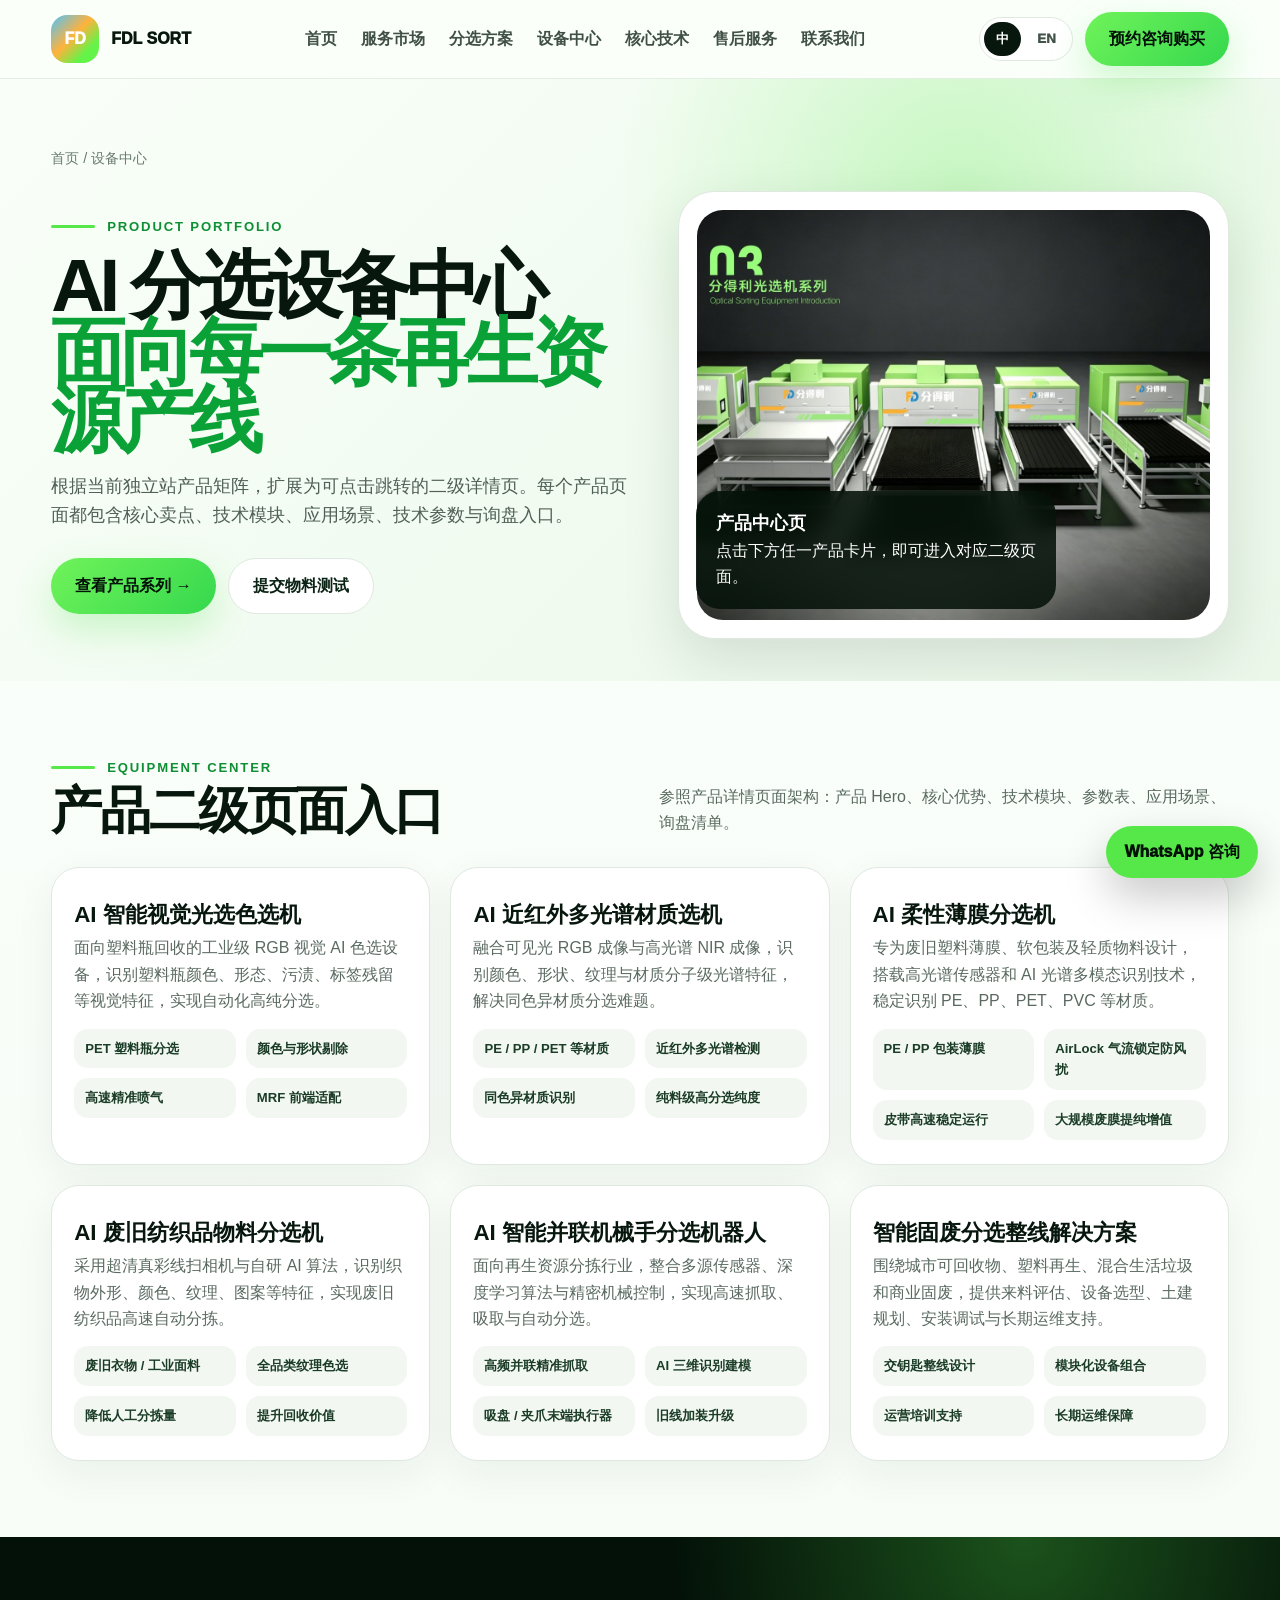
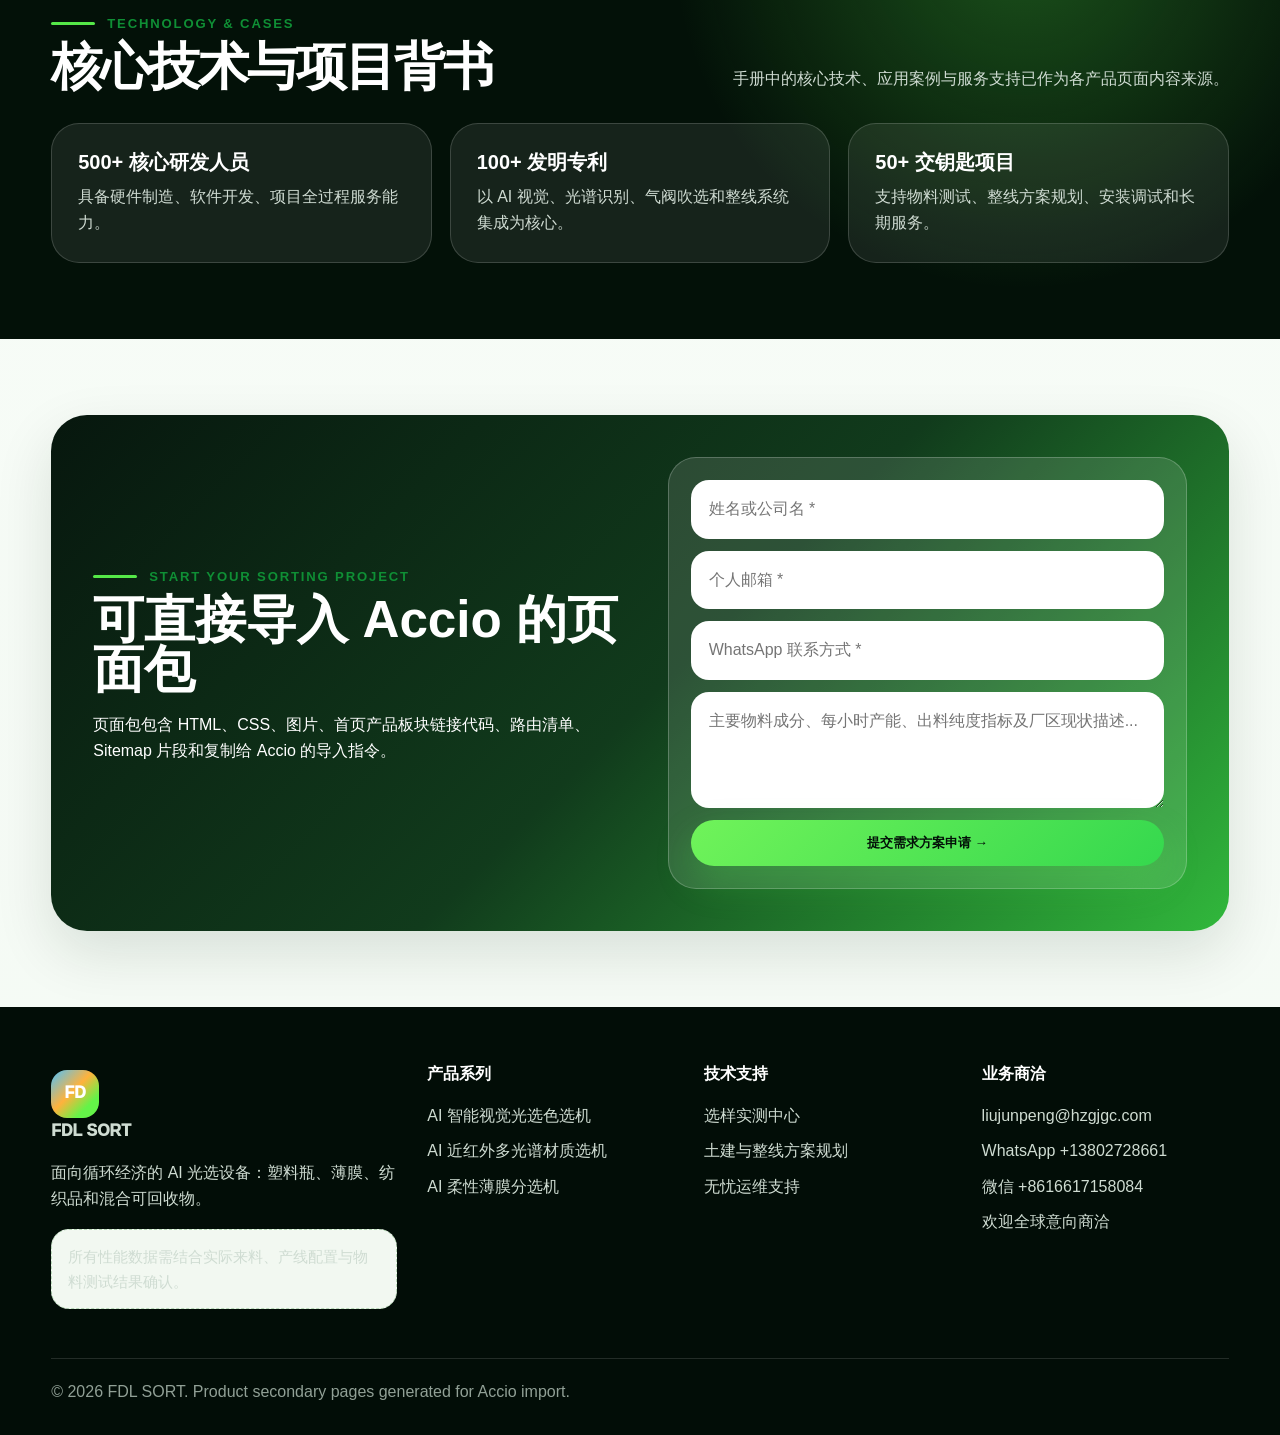
<file: products_backup_before_core_advantages/index.html>
<!doctype html>
<html lang="zh-CN">
<head>
<meta charset="utf-8"><meta name="viewport" content="width=device-width,initial-scale=1">
<title>FDL SORT 产品中心 | Accio 二级页面包</title>
<meta name="description" content="FDL SORT product center and Accio-ready product detail pages.">
<link rel="canonical" href="/index.html">
<meta property="og:title" content="FDL SORT 产品中心 | Accio 二级页面包">
<meta property="og:description" content="FDL SORT product center and Accio-ready product detail pages.">
<link rel="stylesheet" href="../assets/css/fdl-products.css">
</head>
<body data-title-zh="FDL SORT 产品中心 | Accio 二级页面包" data-title-en="FDL SORT Product Center | Accio Product Page Package">
<header class="header"><div class="container nav"><a class="logo" href="/index.html"><span class="logo-mark">FD</span><span>FDL SORT</span></a><nav class="nav-links"><a class="i18n" href="/index.html" data-zh="首页" data-en="Home">首页</a><a class="i18n" href="/index.html#markets" data-zh="服务市场" data-en="Markets">服务市场</a><a class="i18n" href="/index.html#solutions" data-zh="分选方案" data-en="Solutions">分选方案</a><a class="i18n" href="/index.html#products" data-zh="设备中心" data-en="Products">设备中心</a><a class="i18n" href="/index.html#technology" data-zh="核心技术" data-en="Technology">核心技术</a><a class="i18n" href="/index.html#services" data-zh="售后服务" data-en="Service">售后服务</a><a class="i18n" href="/index.html#contact" data-zh="联系我们" data-en="Contact">联系我们</a></nav><div class="nav-right"><div class="lang-switch" aria-label="Language switch"><button class="lang-choice active" type="button" data-set-lang="zh">中</button><button class="lang-choice" type="button" data-set-lang="en">EN</button></div><a class="btn i18n" href="/index.html#contact" data-zh="预约咨询购买" data-en="Request Quote">预约咨询购买</a></div><button class="hamburger" id="hamburger">☰</button></div><div id="mobilePanel" class="mobile-panel"><a class="i18n" href="/index.html" data-zh="首页" data-en="Home">首页</a><a class="i18n" href="/index.html#products" data-zh="设备中心" data-en="Products">设备中心</a><a class="i18n" href="/index.html#contact" data-zh="联系我们" data-en="Contact">联系我们</a></div></header>
<main>
<section class="hero"><div class="container"><div class="breadcrumb i18n" data-zh="首页 / 设备中心" data-en="Home / Product Center">首页 / 设备中心</div><div class="hero-grid"><div><div class="eyebrow">Product Portfolio</div><h1 class="i18n" data-zh="AI 分选设备中心<br><span>面向每一条再生资源产线</span>" data-en="AI Sorting Machines<br><span>for Every Recovery Line</span>">AI 分选设备中心<br><span>面向每一条再生资源产线</span></h1><p class="lead i18n" data-zh="根据当前独立站产品矩阵，扩展为可点击跳转的二级详情页。每个产品页面都包含核心卖点、技术模块、应用场景、技术参数与询盘入口。" data-en="Based on the current website product portfolio, this package expands each product card into a clickable secondary detail page with key selling points, technology modules, applications, specifications and inquiry entry.">根据当前独立站产品矩阵，扩展为可点击跳转的二级详情页。每个产品页面都包含核心卖点、技术模块、应用场景、技术参数与询盘入口。</p><div class="hero-actions"><a class="btn i18n" href="/products/index.html" data-zh="查看产品系列 →" data-en="View Product Series →">查看产品系列 →</a><a class="btn secondary i18n" href="/index.html#contact" data-zh="提交物料测试" data-en="Request Material Test">提交物料测试</a></div></div><div class="hero-media"><div class="hero-media-card"><img src="../assets/img/manual/product-series.jpg" alt="FDL SORT product series"></div><div class="hero-float"><strong class="i18n" data-zh="产品中心页" data-en="Product Center">产品中心页</strong><br><span class="i18n" data-zh="点击下方任一产品卡片，即可进入对应二级页面。" data-en="Click any product card below to open its corresponding secondary page.">点击下方任一产品卡片，即可进入对应二级页面。</span></div></div></div></div></section>
<section class="section" id="products"><div class="container"><div class="section-title"><div><div class="eyebrow">Equipment Center</div><h2 class="i18n" data-zh="产品二级页面入口" data-en="Product Detail Page Entry">产品二级页面入口</h2></div><p class="i18n" data-zh="参照产品详情页面架构：产品 Hero、核心优势、技术模块、参数表、应用场景、询盘清单。" data-en="Structured with product hero sections, core advantages, technology modules, specification tables, applications and inquiry forms.">参照产品详情页面架构：产品 Hero、核心优势、技术模块、参数表、应用场景、询盘清单。</p></div><div class="products-grid"><a class="product-card" href="/index.html" alt="AI Optical Sorter"><h3 class="i18n" data-zh="AI 智能视觉光选色选机" data-en="AI Optical Sorter">AI 智能视觉光选色选机</h3><p class="i18n" data-zh="面向塑料瓶回收的工业级 RGB 视觉 AI 色选设备，识别塑料瓶颜色、形态、污渍、标签残留等视觉特征，实现自动化高纯分选。" data-en="Industrial RGB vision AI optical sorter for plastic bottle recycling. It identifies color, shape, stains and label residue for automated high-purity sorting.">面向塑料瓶回收的工业级 RGB 视觉 AI 色选设备，识别塑料瓶颜色、形态、污渍、标签残留等视觉特征，实现自动化高纯分选。</p><div class="product-tags"><span class="i18n" data-zh="PET 塑料瓶分选" data-en="PET bottle sorting">PET 塑料瓶分选</span><span class="i18n" data-zh="颜色与形状剔除" data-en="Color &amp; shape removal">颜色与形状剔除</span><span class="i18n" data-zh="高速精准喷气" data-en="High-speed air ejection">高速精准喷气</span><span class="i18n" data-zh="MRF 前端适配" data-en="MRF front-end compatible">MRF 前端适配</span></div></a><a class="product-card" href="/index.html" alt="AI Hyperspectral Material Sorter"><h3 class="i18n" data-zh="AI 近红外多光谱材质选机" data-en="AI Hyperspectral Material Sorter">AI 近红外多光谱材质选机</h3><p class="i18n" data-zh="融合可见光 RGB 成像与高光谱 NIR 成像，识别颜色、形状、纹理与材质分子级光谱特征，解决同色异材质分选难题。" data-en="Combines RGB visible imaging and hyperspectral NIR imaging to identify color, shape, texture and material-level spectral features.">融合可见光 RGB 成像与高光谱 NIR 成像，识别颜色、形状、纹理与材质分子级光谱特征，解决同色异材质分选难题。</p><div class="product-tags"><span class="i18n" data-zh="PE / PP / PET 等材质" data-en="PE / PP / PET materials">PE / PP / PET 等材质</span><span class="i18n" data-zh="近红外多光谱检测" data-en="NIR multispectral detection">近红外多光谱检测</span><span class="i18n" data-zh="同色异材质识别" data-en="Same-color material recognition">同色异材质识别</span><span class="i18n" data-zh="纯料级高分选纯度" data-en="High-purity material sorting">纯料级高分选纯度</span></div></a><a class="product-card" href="/index.html" alt="AI Flexible Film Sorter"><h3 class="i18n" data-zh="AI 柔性薄膜分选机" data-en="AI Flexible Film Sorter">AI 柔性薄膜分选机</h3><p class="i18n" data-zh="专为废旧塑料薄膜、软包装及轻质物料设计，搭载高光谱传感器和 AI 光谱多模态识别技术，稳定识别 PE、PP、PET、PVC 等材质。" data-en="Designed for waste films, soft packaging and lightweight materials, using hyperspectral sensors and AI spectral recognition for PE, PP, PET and PVC sorting.">专为废旧塑料薄膜、软包装及轻质物料设计，搭载高光谱传感器和 AI 光谱多模态识别技术，稳定识别 PE、PP、PET、PVC 等材质。</p><div class="product-tags"><span class="i18n" data-zh="PE / PP 包装薄膜" data-en="PE / PP packaging film">PE / PP 包装薄膜</span><span class="i18n" data-zh="AirLock 气流锁定防风扰" data-en="AirLock airflow stabilization">AirLock 气流锁定防风扰</span><span class="i18n" data-zh="皮带高速稳定运行" data-en="Stable high-speed belt">皮带高速稳定运行</span><span class="i18n" data-zh="大规模废膜提纯增值" data-en="Large-scale film purification">大规模废膜提纯增值</span></div></a><a class="product-card" href="/index.html" alt="AI Textile Sorter"><h3 class="i18n" data-zh="AI 废旧纺织品物料分选机" data-en="AI Textile Sorter">AI 废旧纺织品物料分选机</h3><p class="i18n" data-zh="采用超清真彩线扫相机与自研 AI 算法，识别织物外形、颜色、纹理、图案等特征，实现废旧纺织品高速自动分拣。" data-en="Uses ultra-clear line-scan imaging and AI algorithms to identify textile shape, color, texture and pattern for high-speed automated sorting.">采用超清真彩线扫相机与自研 AI 算法，识别织物外形、颜色、纹理、图案等特征，实现废旧纺织品高速自动分拣。</p><div class="product-tags"><span class="i18n" data-zh="废旧衣物 / 工业面料" data-en="Used clothing / industrial fabric">废旧衣物 / 工业面料</span><span class="i18n" data-zh="全品类纹理色选" data-en="Texture and color recognition">全品类纹理色选</span><span class="i18n" data-zh="降低人工分拣量" data-en="Reduced manual sorting">降低人工分拣量</span><span class="i18n" data-zh="提升回收价值" data-en="Higher recycling value">提升回收价值</span></div></a><a class="product-card" href="/index.html" alt="AI High-Speed Parallel Robot Sorter"><h3 class="i18n" data-zh="AI 智能并联机械手分选机器人" data-en="AI High-Speed Parallel Robot Sorter">AI 智能并联机械手分选机器人</h3><p class="i18n" data-zh="面向再生资源分拣行业，整合多源传感器、深度学习算法与精密机械控制，实现高速抓取、吸取与自动分选。" data-en="Built for recycling sorting, integrating sensors, deep learning and precision motion control for high-speed gripping, suction and automated sorting.">面向再生资源分拣行业，整合多源传感器、深度学习算法与精密机械控制，实现高速抓取、吸取与自动分选。</p><div class="product-tags"><span class="i18n" data-zh="高频并联精准抓取" data-en="High-frequency parallel picking">高频并联精准抓取</span><span class="i18n" data-zh="AI 三维识别建模" data-en="AI 3D recognition">AI 三维识别建模</span><span class="i18n" data-zh="吸盘 / 夹爪末端执行器" data-en="Suction / gripper end effector">吸盘 / 夹爪末端执行器</span><span class="i18n" data-zh="旧线加装升级" data-en="Retrofit-friendly upgrade">旧线加装升级</span></div></a><a class="product-card" href="/index.html" alt="Intelligent Solid Waste Sorting Line Solution"><h3 class="i18n" data-zh="智能固废分选整线解决方案" data-en="Intelligent Solid Waste Sorting Line Solution">智能固废分选整线解决方案</h3><p class="i18n" data-zh="围绕城市可回收物、塑料再生、混合生活垃圾和商业固废，提供来料评估、设备选型、土建规划、安装调试与长期运维支持。" data-en="A turnkey solution for recyclables, plastic recycling, mixed MSW and commercial waste, covering testing, equipment selection, planning, commissioning and operation.">围绕城市可回收物、塑料再生、混合生活垃圾和商业固废，提供来料评估、设备选型、土建规划、安装调试与长期运维支持。</p><div class="product-tags"><span class="i18n" data-zh="交钥匙整线设计" data-en="Turnkey line design">交钥匙整线设计</span><span class="i18n" data-zh="模块化设备组合" data-en="Modular equipment integration">模块化设备组合</span><span class="i18n" data-zh="运营培训支持" data-en="Operation training">运营培训支持</span><span class="i18n" data-zh="长期运维保障" data-en="Long-term service support">长期运维保障</span></div></a></div></div></section>
<section class="section dark-band"><div class="container"><div class="section-title"><div><div class="eyebrow">Technology & Cases</div><h2 class="i18n" data-zh="核心技术与项目背书" data-en="Technology and Project Evidence">核心技术与项目背书</h2></div><p class="i18n" data-zh="手册中的核心技术、应用案例与服务支持已作为各产品页面内容来源。" data-en="Core technologies, application cases and service support from the handbook have been rebuilt as content sources for each product page.">手册中的核心技术、应用案例与服务支持已作为各产品页面内容来源。</p></div><div class="grid-3"><div class="card"><h3 class="i18n" data-zh="500+ 核心研发人员" data-en="500+ Core R&D Staff">500+ 核心研发人员</h3><p class="i18n" data-zh="具备硬件制造、软件开发、项目全过程服务能力。" data-en="Capabilities across hardware manufacturing, software development and full project service.">具备硬件制造、软件开发、项目全过程服务能力。</p></div><div class="card"><h3 class="i18n" data-zh="100+ 发明专利" data-en="100+ Invention Patents">100+ 发明专利</h3><p class="i18n" data-zh="以 AI 视觉、光谱识别、气阀吹选和整线系统集成为核心。" data-en="Focused on AI vision, spectral recognition, air ejection and full-line system integration.">以 AI 视觉、光谱识别、气阀吹选和整线系统集成为核心。</p></div><div class="card"><h3 class="i18n" data-zh="50+ 交钥匙项目" data-en="50+ Turnkey Projects">50+ 交钥匙项目</h3><p class="i18n" data-zh="支持物料测试、整线方案规划、安装调试和长期服务。" data-en="Supports material testing, line planning, installation, commissioning and long-term service.">支持物料测试、整线方案规划、安装调试和长期服务。</p></div></div></div></section>
<section class="section" id="inquiry"><div class="container"><div class="cta"><div><div class="eyebrow">Start Your Sorting Project</div><h2 class="i18n" data-zh="可直接导入 Accio 的页面包" data-en="Accio-Ready Product Page Package">可直接导入 Accio 的页面包</h2><p class="i18n" data-zh="页面包包含 HTML、CSS、图片、首页产品板块链接代码、路由清单、Sitemap 片段和复制给 Accio 的导入指令。" data-en="The package includes HTML, CSS, images, product-card link snippets, route list, sitemap fragment and import instructions for Accio.">页面包包含 HTML、CSS、图片、首页产品板块链接代码、路由清单、Sitemap 片段和复制给 Accio 的导入指令。</p></div><form class="quote-form"><input name="name" placeholder="姓名或公司名 *" data-ph-zh="姓名或公司名 *" data-ph-en="Name or Company Name *" required><input name="email" type="email" placeholder="个人邮箱 *" data-ph-zh="个人邮箱 *" data-ph-en="Email Address *" required><input name="whatsapp" placeholder="WhatsApp 联系方式 *" data-ph-zh="WhatsApp 联系方式 *" data-ph-en="WhatsApp Number *" required><textarea name="message" placeholder="主要物料成分、每小时产能、出料纯度指标及厂区现状描述..." data-ph-zh="主要物料成分、每小时产能、出料纯度指标及厂区现状描述..." data-ph-en="Material stream, hourly capacity, purity target and current site conditions..."></textarea><button class="btn i18n" type="submit" data-zh="提交需求方案申请 →" data-en="Submit Inquiry →">提交需求方案申请 →</button></form></div></div></section>
</main>
<footer class="footer"><div class="container"><div class="footer-grid"><div><a class="logo" href="/index.html"><span class="logo-mark">FD</span><span>FDL SORT</span></a><p class="i18n" data-zh="面向循环经济的 AI 光选设备：塑料瓶、薄膜、纺织品和混合可回收物。" data-en="AI optical sorting equipment for circular economy: bottles, films, textiles and mixed recyclables.">面向循环经济的 AI 光选设备：塑料瓶、薄膜、纺织品和混合可回收物。</p><p class="page-note i18n" data-zh="所有性能数据需结合实际来料、产线配置与物料测试结果确认。" data-en="All performance data should be confirmed by actual materials, line configuration and material testing.">所有性能数据需结合实际来料、产线配置与物料测试结果确认。</p></div><div><h4 class="i18n" data-zh="产品系列" data-en="Products">产品系列</h4><a class="i18n" href="/index.html" data-zh="AI 智能视觉光选色选机" data-en="AI Optical Sorter">AI 智能视觉光选色选机</a><a class="i18n" href="/index.html" data-zh="AI 近红外多光谱材质选机" data-en="Hyperspectral Material Sorter">AI 近红外多光谱材质选机</a><a class="i18n" href="/index.html" data-zh="AI 柔性薄膜分选机" data-en="Flexible Film Sorter">AI 柔性薄膜分选机</a></div><div><h4 class="i18n" data-zh="技术支持" data-en="Technical Support">技术支持</h4><a class="i18n" href="/index.html#contact" data-zh="选样实测中心" data-en="Material testing center">选样实测中心</a><a class="i18n" href="/index.html#contact" data-zh="土建与整线方案规划" data-en="Civil and line planning">土建与整线方案规划</a><a class="i18n" href="/index.html#contact" data-zh="无忧运维支持" data-en="Operation support">无忧运维支持</a></div><div><h4 class="i18n" data-zh="业务商洽" data-en="Business Inquiry">业务商洽</h4><a href="mailto:liujunpeng@hzgjgc.com">liujunpeng@hzgjgc.com</a><a href="https://wa.me/13802728661">WhatsApp +13802728661</a><a class="i18n" href="weixin://" data-zh="微信 +8616617158084" data-en="WeChat +8616617158084">微信 +8616617158084</a><span class="i18n" data-zh="欢迎全球意向商洽" data-en="Global inquiry welcome">欢迎全球意向商洽</span></div></div><div class="footer-bottom">© 2026 FDL SORT. Product secondary pages generated for Accio import.</div></div></footer><a class="floating-whatsapp i18n" href="https://wa.me/13802728661" data-zh="WhatsApp 咨询" data-en="WhatsApp Inquiry">WhatsApp 咨询</a><script src="../assets/js/fdl-products.js"></script>
</body></html>
</file>
<file: assets/css/fdl-products.css>
:root{
  --ink:#07170e;--muted:#5a6a61;--brand:#55e848;--brand-deep:#05351a;--brand-2:#0f8f35;--pale:#f2f8f1;--pale2:#eaf6eb;--line:#dfe9df;--card:#fff;--dark:#031108;--shadow:0 22px 58px rgba(5,32,16,.12);--radius:28px;
}
*{box-sizing:border-box}html{scroll-behavior:smooth}body{margin:0;font-family:Inter,Arial,"PingFang SC","Microsoft YaHei",sans-serif;color:var(--ink);background:linear-gradient(180deg,#fbfffb 0%,#f4faf4 100%);line-height:1.65}a{text-decoration:none;color:inherit}img{display:block;max-width:100%}.container{width:min(1180px,92vw);margin:0 auto}.eyebrow{display:flex;align-items:center;gap:12px;color:var(--brand-2);font-weight:900;letter-spacing:.14em;text-transform:uppercase;font-size:.82rem}.eyebrow:before{content:"";width:44px;height:3px;background:var(--brand);border-radius:99px}.btn{display:inline-flex;align-items:center;justify-content:center;gap:10px;border:0;border-radius:999px;padding:14px 24px;font-weight:900;background:linear-gradient(135deg,#70f35a,#35d84e);color:#031108;cursor:pointer;box-shadow:0 16px 36px rgba(75,226,71,.25);transition:.22s}.btn:hover{transform:translateY(-2px);box-shadow:0 18px 44px rgba(64,220,72,.34)}.btn.secondary{background:#fff;color:#0b2314;border:1px solid var(--line);box-shadow:none}.btn.dark{background:#06180c;color:#fff}.pill{display:inline-flex;align-items:center;border-radius:999px;background:#f2f8f1;border:1px solid var(--line);padding:8px 12px;font-weight:900;font-size:.82rem;color:#163a20}.header{position:sticky;top:0;z-index:70;background:rgba(250,255,250,.86);backdrop-filter:blur(18px);border-bottom:1px solid rgba(220,235,220,.8)}.nav{min-height:78px;display:flex;align-items:center;justify-content:space-between;gap:18px}.logo{display:flex;align-items:center;gap:12px;font-weight:950}.logo-mark{width:48px;height:48px;border-radius:16px;background:linear-gradient(135deg,#4cc2ff 0%,#ffb23c 45%,#64f348 76%);display:grid;place-items:center;color:#fff;font-weight:950}.nav-links{display:flex;align-items:center;gap:24px;font-weight:900;color:#405045}.nav-links a:hover{color:var(--brand-2)}.nav-right{display:flex;align-items:center;gap:12px}.lang{width:48px;height:48px;display:grid;place-items:center;border-radius:50%;border:1px solid var(--line);background:#fff;font-weight:900}.hamburger{display:none;border:0;background:#fff;border-radius:14px;padding:10px 13px;font-size:22px}.mobile-panel{display:none}.hero{position:relative;overflow:hidden;background:radial-gradient(circle at 75% 20%,rgba(87,237,70,.28),transparent 32%),linear-gradient(135deg,#f9fff8 0%,#eaf7e9 100%);padding:68px 0 42px}.hero-grid{display:grid;grid-template-columns:1.03fr .97fr;gap:42px;align-items:center}.breadcrumb{font-size:.9rem;color:#6b7a70;margin-bottom:20px}.hero h1{font-size:clamp(2.6rem,5.8vw,5.6rem);line-height:.9;letter-spacing:-.07em;margin:16px 0 18px}.hero h1 span{color:#0aa137}.lead{font-size:1.1rem;color:#506057;max-width:680px}.hero-actions{display:flex;gap:12px;flex-wrap:wrap;margin-top:28px}.hero-media{position:relative}.hero-media-card{background:#fff;border:1px solid var(--line);border-radius:36px;padding:18px;box-shadow:var(--shadow);overflow:hidden}.hero-media-card img{border-radius:26px;width:100%;height:410px;object-fit:cover;background:#fff}.hero-float{position:absolute;left:18px;bottom:30px;background:rgba(3,17,8,.86);color:#fff;border-radius:24px;padding:18px 20px;max-width:360px;backdrop-filter:blur(12px)}.hero-float strong{font-size:1.1rem}.quick-specs{display:grid;grid-template-columns:repeat(4,1fr);gap:14px;margin-top:34px}.quick-spec{background:#fff;border:1px solid var(--line);border-radius:24px;padding:18px;box-shadow:0 12px 34px rgba(4,30,11,.06)}.quick-spec b{display:block;font-size:1.52rem;line-height:1;color:#07170e}.quick-spec span{display:block;margin-top:8px;color:#5d6e64;font-weight:800}.section{padding:76px 0}.section-title{display:flex;align-items:flex-end;justify-content:space-between;gap:24px;margin-bottom:30px}.section-title h2{font-size:clamp(2rem,4vw,3.35rem);letter-spacing:-.04em;line-height:.98;margin:8px 0 0}.section-title p{max-width:570px;color:var(--muted);margin:0}.grid-3{display:grid;grid-template-columns:repeat(3,1fr);gap:18px}.grid-4{display:grid;grid-template-columns:repeat(4,1fr);gap:16px}.card{background:#fff;border:1px solid var(--line);border-radius:28px;padding:26px;box-shadow:0 10px 34px rgba(5,32,16,.06)}.card h3{margin:0 0 10px;font-size:1.25rem;line-height:1.2}.card p{margin:0;color:var(--muted)}.feature{display:flex;gap:14px}.icon{flex:0 0 42px;width:42px;height:42px;border-radius:14px;background:linear-gradient(135deg,#eafee9,#fff);border:1px solid #d7efd7;display:grid;place-items:center;color:#18a733;font-weight:950}.tabs{margin-top:34px}.tab-buttons{display:flex;gap:10px;flex-wrap:wrap}.tab-button{border:1px solid var(--line);background:#fff;border-radius:999px;padding:13px 17px;font-weight:900;cursor:pointer}.tab-button.active{background:#07170e;color:#fff}.tab-panel{display:none;background:#fff;border:1px solid var(--line);border-radius:30px;padding:30px;margin-top:16px;box-shadow:0 15px 45px rgba(5,32,16,.06)}.tab-panel.active{display:block}.spec-table{width:100%;border-collapse:separate;border-spacing:0;overflow:hidden;border-radius:20px;border:1px solid var(--line)}.spec-table th,.spec-table td{padding:14px 16px;border-bottom:1px solid var(--line);text-align:left}.spec-table th{background:#f4faf4;color:#193823}.spec-table tr:last-child th,.spec-table tr:last-child td{border-bottom:0}.image-split{display:grid;grid-template-columns:.95fr 1.05fr;gap:24px;align-items:center}.manual-img{background:#fff;border-radius:28px;border:1px solid var(--line);padding:12px;box-shadow:var(--shadow)}.manual-img img{border-radius:20px;width:100%;object-fit:cover}.dark-band{background:radial-gradient(circle at 80% 0%,rgba(85,232,72,.3),transparent 32%),#031108;color:#fff}.dark-band .section-title p,.dark-band .card p{color:#cfdbd2}.dark-band .card{background:rgba(255,255,255,.08);border-color:rgba(255,255,255,.16);box-shadow:none}.dark-band .pill{background:rgba(255,255,255,.1);border-color:rgba(255,255,255,.16);color:#eaffea}.products-grid{display:grid;grid-template-columns:repeat(3,1fr);gap:20px}.product-card{display:block;background:#fff;border:1px solid var(--line);border-radius:28px;padding:16px;box-shadow:0 12px 40px rgba(5,32,16,.06);transition:.25s}.product-card:hover{transform:translateY(-5px);box-shadow:var(--shadow);border-color:#bde9bd}.product-card img{width:100%;height:206px;object-fit:cover;border-radius:22px;background:#fff}.product-card h3{font-size:1.4rem;line-height:1.15;margin:18px 6px 8px}.product-card p{color:var(--muted);margin:0 6px 14px}.product-tags{display:grid;grid-template-columns:1fr 1fr;gap:10px;margin:0 6px 8px}.product-tags span{background:#f2f8f1;border-radius:14px;padding:9px 11px;font-weight:900;font-size:.82rem;color:#1b3c27}.cta{background:linear-gradient(135deg,#07170e 0%,#113b1c 52%,#31b83c 100%);color:#fff;border-radius:36px;padding:42px;display:grid;grid-template-columns:1fr .95fr;gap:28px;align-items:center;box-shadow:var(--shadow)}.cta h2{font-size:clamp(2rem,4vw,3.5rem);line-height:.98;margin:8px 0 12px}.quote-form{background:rgba(255,255,255,.12);border:1px solid rgba(255,255,255,.22);border-radius:28px;padding:22px;display:grid;gap:12px}.quote-form input,.quote-form textarea,.quote-form select{width:100%;border:0;border-radius:18px;padding:16px 18px;font:inherit;background:#fff;color:#07170e}.quote-form textarea{min-height:116px}.footer{background:#020d07;color:#cfdcd2;padding:54px 0 30px}.footer-grid{display:grid;grid-template-columns:1.4fr repeat(3,1fr);gap:30px}.footer h4{color:#fff;margin:0 0 16px}.footer p{color:#cfdcd2}.footer a{display:block;color:#cfdcd2;margin:9px 0}.footer-bottom{border-top:1px solid rgba(255,255,255,.13);margin-top:34px;padding-top:20px;color:#91a096}.floating-whatsapp{position:fixed;right:22px;bottom:22px;background:#55e848;color:#031108;border-radius:999px;padding:13px 18px;font-weight:950;box-shadow:0 18px 44px rgba(0,0,0,.22);z-index:90}.related .product-card img{height:150px}.manual-gallery{display:grid;grid-template-columns:repeat(3,1fr);gap:16px}.manual-gallery a{display:block;background:#fff;border:1px solid var(--line);border-radius:24px;padding:10px;box-shadow:0 10px 34px rgba(5,32,16,.05)}.manual-gallery img{border-radius:16px;height:280px;object-fit:cover;width:100%}.page-note{background:#f2f8f1;border:1px dashed #b8d9b8;border-radius:18px;padding:14px 16px;color:#425348;font-size:.95rem}.center{text-align:center}.link-card{display:flex;align-items:center;justify-content:space-between;gap:12px;background:#fff;border:1px solid var(--line);border-radius:22px;padding:18px 20px;font-weight:900}.link-card:hover{border-color:#9de19b;box-shadow:0 10px 32px rgba(5,32,16,.08)}
@media(max-width:980px){.nav-links,.nav-right .btn{display:none}.hamburger{display:block}.mobile-panel.open{display:block;position:absolute;top:78px;left:0;right:0;background:#fff;border-bottom:1px solid var(--line);padding:18px 4vw}.mobile-panel a{display:block;padding:12px 0;font-weight:900;border-bottom:1px solid var(--line)}.hero-grid,.image-split,.cta{grid-template-columns:1fr}.quick-specs,.grid-4{grid-template-columns:repeat(2,1fr)}.products-grid,.grid-3,.manual-gallery{grid-template-columns:1fr 1fr}.footer-grid{grid-template-columns:1fr 1fr}.hero-media-card img{height:330px}}
@media(max-width:640px){.section{padding:54px 0}.hero{padding:42px 0 26px}.quick-specs,.products-grid,.grid-3,.grid-4,.footer-grid,.manual-gallery{grid-template-columns:1fr}.hero h1{font-size:3rem}.hero-media-card img{height:260px}.hero-float{position:static;margin-top:12px;max-width:none}.section-title{display:block}.product-tags{grid-template-columns:1fr}.cta{padding:26px}.manual-gallery img{height:auto}.floating-whatsapp{left:18px;right:18px;text-align:center;justify-content:center}}


/* AI Optical Sorter bilingual/manual extraction update */
.lang-switch{display:inline-flex;align-items:center;gap:4px;background:#fff;border:1px solid var(--line);border-radius:999px;padding:4px}
.lang-choice{border:0;background:transparent;border-radius:999px;padding:8px 12px;font-weight:950;color:#425348;cursor:pointer}
.lang-choice.active{background:#07170e;color:#fff}
.hero-media-card img.product-contain{object-fit:contain;background:#fff}
.grid-2{display:grid;grid-template-columns:1fr;gap:14px}
.manual-derived{background:linear-gradient(180deg,#fbfffb 0%,#eef8ef 100%)}
.manual-extract-grid{display:grid;grid-template-columns:.92fr 1.08fr;gap:22px;align-items:start}
.manual-visual-card{background:#fff;border:1px solid var(--line);border-radius:28px;padding:12px;box-shadow:0 12px 40px rgba(5,32,16,.06)}
.manual-visual-card img{border-radius:20px;width:100%;object-fit:cover;background:#fff}
.manual-visual-card span{display:block;margin-top:10px;color:#5a6a61;font-weight:900;font-size:.92rem;padding:0 4px 4px}
.manual-copy-grid{display:grid;grid-template-columns:1fr 1fr;gap:16px}
.manual-block{background:#fff;border:1px solid var(--line);border-radius:26px;padding:22px;box-shadow:0 10px 34px rgba(5,32,16,.05)}
.manual-block h3{margin:0 0 10px;font-size:1.15rem;line-height:1.25}
.manual-block p{margin:0;color:var(--muted)}
.manual-block ul{margin:0;padding-left:18px;color:var(--muted)}
.manual-block li{margin:6px 0}
.service-web-block{display:grid;grid-template-columns:.92fr 1.08fr;gap:22px;margin-top:20px;align-items:start}
.service-cards{display:grid;grid-template-columns:1fr;gap:14px}
@media(max-width:980px){.manual-extract-grid,.service-web-block{grid-template-columns:1fr}.manual-copy-grid{grid-template-columns:1fr}.lang-switch{display:flex}}


/* v5: native bilingual handbook content - no manual screenshots on AI Optical Sorter page */
.native-flow-card{background:linear-gradient(145deg,#fff,#f3fbf3);border:1px solid var(--line);border-radius:32px;padding:26px;box-shadow:var(--shadow)}
.native-label{display:inline-flex;align-items:center;gap:8px;border-radius:999px;background:#07170e;color:#fff;padding:10px 14px;font-weight:950;margin-bottom:18px}
.flow-steps{display:grid;grid-template-columns:1fr 1fr;gap:14px}
.flow-steps div{position:relative;min-height:152px;background:#fff;border:1px solid var(--line);border-radius:24px;padding:22px;overflow:hidden}
.flow-steps span{position:absolute;right:14px;top:10px;font-size:2.4rem;line-height:1;font-weight:950;color:rgba(68,218,75,.18)}
.flow-steps b{display:block;font-size:1.25rem;margin-bottom:8px}
.flow-steps p{margin:0;color:var(--muted)}
.manual-native{background:linear-gradient(180deg,#fbfffb,#eef8ef)}
.manual-native-grid{display:grid;grid-template-columns:1.05fr .95fr;gap:18px;margin-bottom:38px}
.native-info-card{background:#fff;border:1px solid var(--line);border-radius:30px;padding:28px;box-shadow:0 12px 38px rgba(5,32,16,.06)}
.native-info-card.highlight{background:radial-gradient(circle at 92% 0%,rgba(85,232,72,.25),transparent 36%),#fff}
.native-info-card h3{font-size:1.55rem;line-height:1.15;margin:18px 0 12px}
.native-list{margin:16px 0 0;padding:0;list-style:none;display:grid;gap:12px}
.native-list li{position:relative;padding-left:28px;color:var(--muted)}
.native-list li:before{content:"✓";position:absolute;left:0;top:0;color:#16a637;font-weight:950}
.native-table-wrap,.native-cards-section{margin-top:42px}
.section-title.compact{margin-bottom:18px}
.spec-comparison thead th{background:#07170e;color:#fff}
.scenario-grid .scenario-card{background:#fff;border:1px solid var(--line);border-radius:28px;padding:26px;box-shadow:0 12px 34px rgba(5,32,16,.055)}
.scenario-card span{width:44px;height:44px;display:grid;place-items:center;border-radius:16px;background:#eafee9;color:#129a31;font-weight:950;margin-bottom:18px}
.scenario-card h3{margin:0 0 10px;font-size:1.25rem}
.scenario-card p{margin:0;color:var(--muted)}
.service-native-grid{display:grid;grid-template-columns:repeat(3,1fr);gap:18px}
.service-native-card{background:#fff;border:1px solid var(--line);border-radius:28px;padding:26px;box-shadow:0 12px 34px rgba(5,32,16,.055)}
.service-native-card b{display:inline-flex;border-radius:999px;padding:8px 12px;background:#f2f8f1;color:#129a31;font-size:.84rem}
.service-native-card h3{margin:16px 0 10px;line-height:1.2}
.service-native-card p{margin:0;color:var(--muted)}
@media(max-width:980px){.manual-native-grid,.service-native-grid{grid-template-columns:1fr}.flow-steps{grid-template-columns:1fr 1fr}}
@media(max-width:640px){.flow-steps{grid-template-columns:1fr}}
</file>
